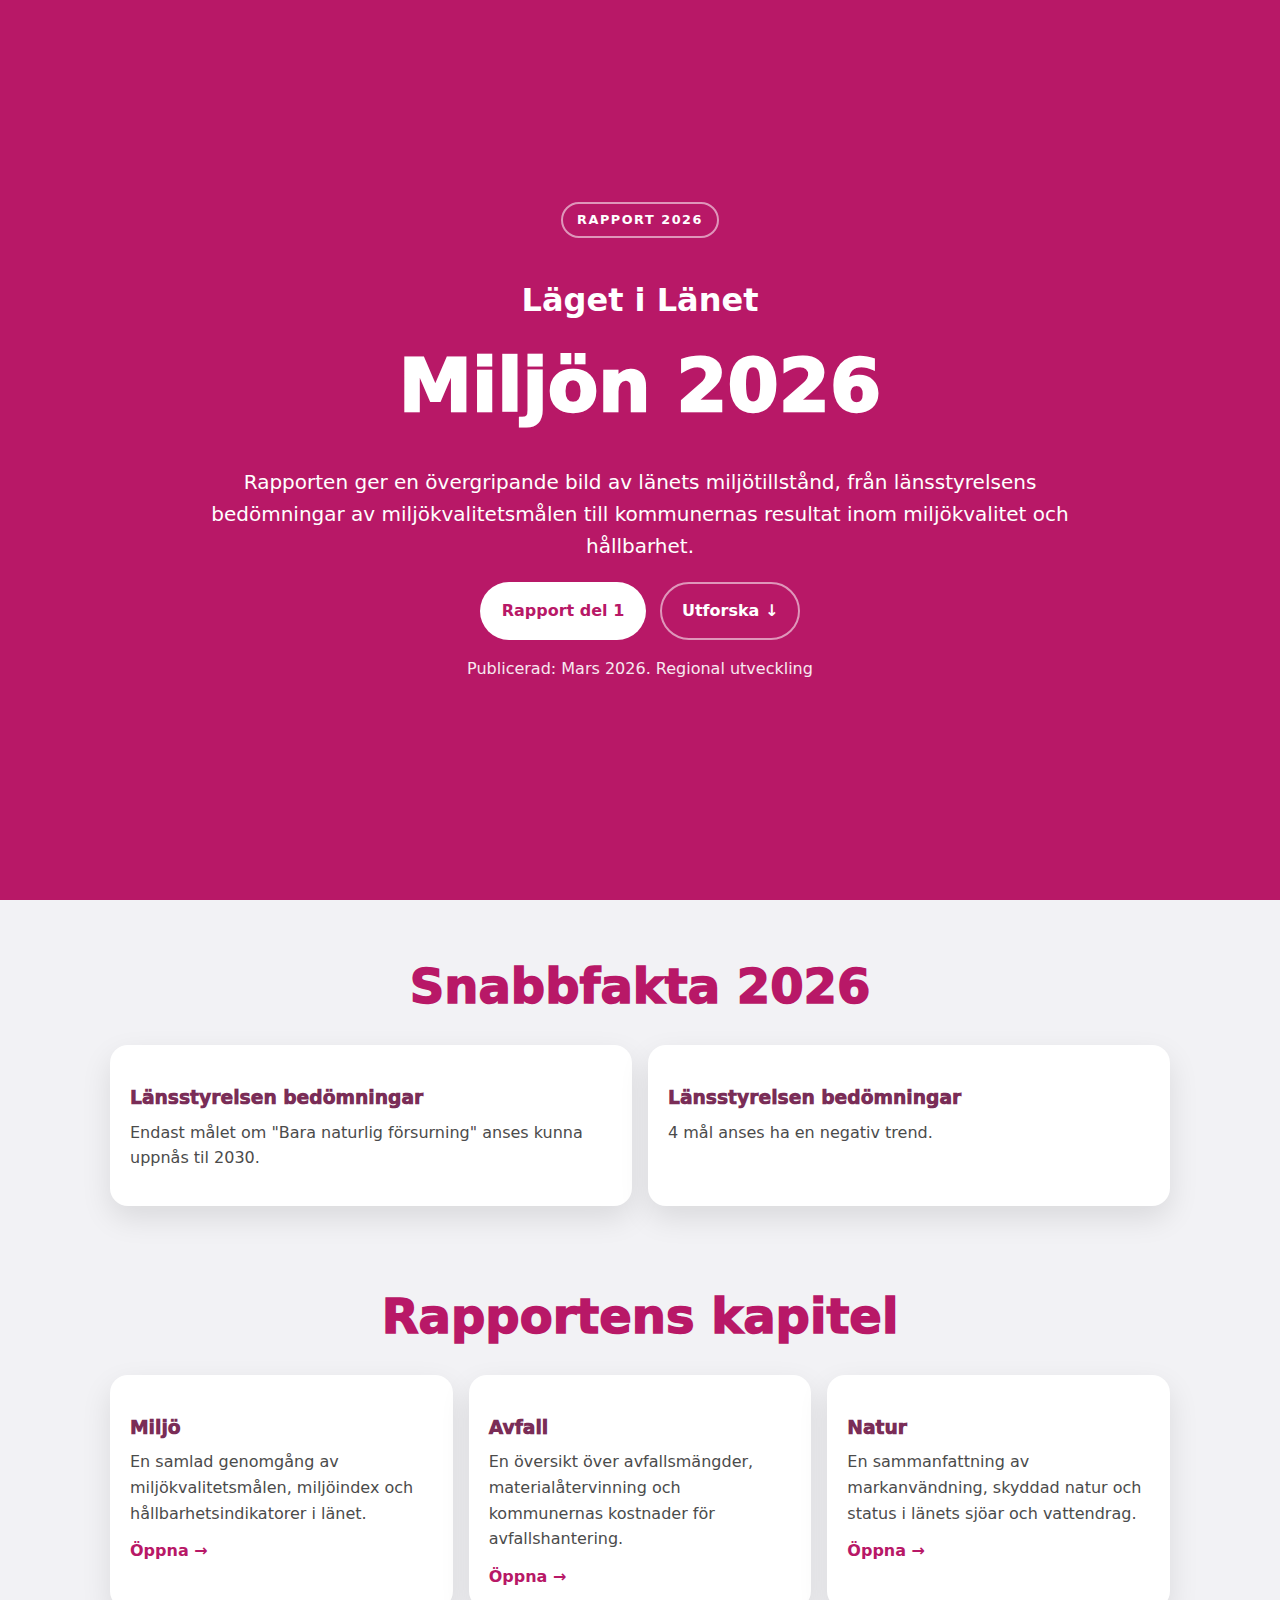
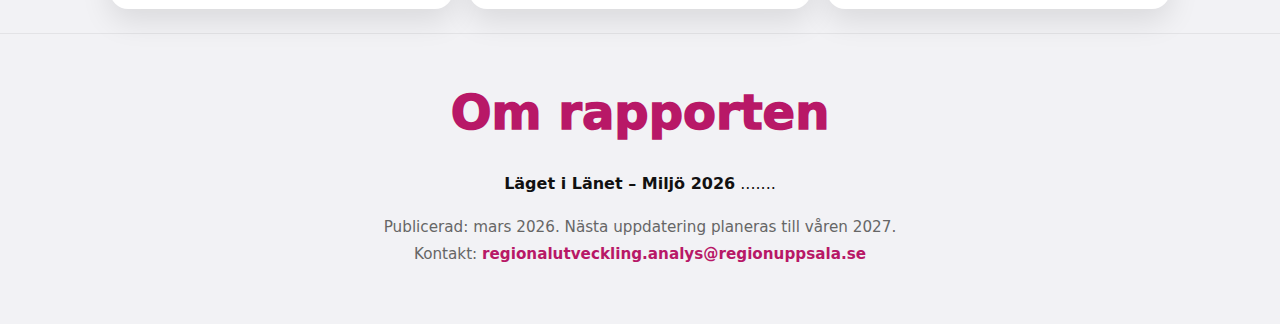
<file: index.html>
<!doctype html>
<html lang="sv">
<head>
  <meta charset="utf-8">
  <title>Start – miljo</title>

  <meta name="viewport" content="width=device-width,initial-scale=1">

  <link rel="stylesheet" href="styles.css">
  <link rel="stylesheet" href="landing.css">
</head>


<body class="landing-clean">

  <!-- ================== HERO =============== -->
  <header class="hero-full" id="top">
    <div class="hero-inner">
      <p class="hero-tag">Rapport 2026</p>

      <h1>
        <span class="title-top">Läget i Länet</span>
        <span class="title-bottom">Miljön 2026 </span>
      </h1>
    
     <p class="hero-lead">
      Rapporten ger en övergripande bild av länets miljötillstånd, från länsstyrelsens bedömningar av miljökvalitetsmålen till kommunernas resultat inom miljökvalitet och hållbarhet.
     </p>
    
      <div class="hero-cta">
        <a class="btn primary" href="Miljö.html">Rapport del 1</a>
        <a class="btn ghost" href="#snabbfakta">Utforska ↓</a>
      </div>

      <p class="hero-meta">
        Publicerad: Mars 2026. Regional utveckling
      </p>
    </div>
  </header>
  
  <main>
      
  <!-- ===== SNABBFAKTA ===== -->
    <section class="section" id="snabbfakta">
      <div class="container">
        <h2 class="section-title">Snabbfakta 2026</h2>

        <div class="grid cards-mini">
          <article class="card">
            <h3>Länsstyrelsen bedömningar</h3>
            <p>Endast målet om "Bara naturlig försurning" anses kunna uppnås til 2030.</p>
          </article>

          <article class="card">
            <h3>Länsstyrelsen bedömningar</h3>
            <p>4 mål anses ha en negativ trend.</p>
          </article>

        
        </div>
      </div>
    </section>

    <!-- ===== RAPPORTENS DELAR ===== -->
    <section class="section" id="delar">
      <div class="container">
        <h2 class="section-title">Rapportens kapitel</h2>

        <div class="grid cards-parts">
          <article class="card part">
            <h3>Miljö</h3>
            <p>En samlad genomgång av miljökvalitetsmålen, miljöindex och hållbarhetsindikatorer i länet.</p>
            <a class="link" href="Miljö.html">Öppna →</a>
          </article>

          <article class="card part">
            <h3>Avfall</h3>
            <p>En översikt över avfallsmängder, materialåtervinning och kommunernas kostnader för avfallshantering.</p>
            <a class="link" href="Avfall.html">Öppna →</a>
          </article>

          <article class="card part">
            <h3>Natur</h3>
            <p>En sammanfattning av markanvändning, skyddad natur och status i länets sjöar och vattendrag.</p>
            <a class="link" href="Natur.html">Öppna →</a>
          </article>
        </div>
      </div>
    </section>


    <!-- ===== OM RAPPORTEN ===== -->
    <section class="text-section" id="om">
      <div class="container text-narrow">
        <h2 class="section-title">Om rapporten</h2>

        <p>
          <strong>Läget i Länet – Miljö 2026</strong> .......
        </p>

        <p class="meta">
          Publicerad: mars 2026. Nästa uppdatering planeras till våren 2027.<br>
          Kontakt: <a class="inline-link" href="mailto:regionalutveckling.analys@regionuppsala.se">regionalutveckling.analys@regionuppsala.se</a>
        </p>
      </div>
    </section>

  </main>

</body>
</html>
</file>
<file: styles.css>
/* ==== Tema-variabler ==== */
:root{
  --accent:#B81867;
  --accent-2:#a61c6e;
  --text:#1f1f1f;
  --muted:#666;
  --bg:#ffffff;
  --bg-soft:#f3dce8;
  --border:#e6e6e6;
  --maxw:1200px;
}

/* Bas */
*{ box-sizing:border-box; }
html,body{ margin:0; padding:0; }
body{
  font-family:system-ui,-apple-system,Segoe UI,Roboto,Arial,sans-serif;
  color:var(--text);
  background:#f2f2f6;
  line-height:1.6;
}

/* ==== HEADER / NAVBAR (Quarto) ==== */
#quarto-header .navbar{
  background:#B81867 !important;
}
#quarto-header .navbar .navbar-brand,
#quarto-header .navbar .nav-link{
  color:#fff !important;
  font-weight:700;
}
#quarto-header .navbar .nav-link.active,
#quarto-header .navbar .nav-link:hover,
#quarto-header .navbar .nav-link:focus{
  color:#fff !important;
  text-decoration:underline;
}
#quarto-header .navbar-toggler{
  border-color:rgba(255,255,255,.6);
}
#quarto-header .navbar-toggler-icon{
  filter:invert(1) grayscale(1);
}

/* Begränsa maxbredd på innehåll */
.quarto-container, .page-columns{
  max-width: var(--maxw);
  margin-left:auto; margin-right:auto;
}

/* ==== SIDEBAR ==== */
#quarto-sidebar{
  background:var(--bg-soft);
  border-right:2px solid var(--border);
}
#quarto-sidebar .sidebar-menu-container{
  padding:1rem;
}
#quarto-sidebar a{
  color:#5a3ab6;
  text-decoration:underline;
  text-underline-offset:2px;
}
#quarto-sidebar a:hover{ text-decoration:none; }

/* ==== TOC / marginal ==== */
#quarto-margin-sidebar .active > a,
#quarto-margin-sidebar a.active{
  font-weight:700; color:var(--accent);
}

/* ==== INNEHÅLL / "paper card" look ==== */
.page-columns .content{
  background:#fff;
  border-radius:12px;
  box-shadow:0 10px 30px rgba(0,0,0,.08);
  padding:28px 36px;
}

/* Typografi */
.page-columns .content h1.title{
  color:var(--accent);
  font-weight:900;
}
h2{ color:var(--accent); font-size:1.6rem; margin:2rem 0 .5rem 0; font-weight:800; }
h3{ color:#7a2d57; margin:1.2rem 0 .3rem 0; font-weight:700; }
h2 + p, h3 + p{ margin-top:.4rem; }
p{ margin:1rem 0; }
a{ color:#2a55cc; }
a:hover{ text-decoration:none; }
hr{ border:0; border-top:1px solid var(--border); margin:1.5rem 0; }
ul,ol{ padding-left:1.25rem; }
li{ margin:.35rem 0; }
img{ max-width:100%; height:auto; }
pre,code{ font-family:ui-monospace,SFMono-Regular,Menlo,Consolas,monospace; }
pre{
  background:#f7f7f7; border:1px solid #ececec; border-radius:8px;
  padding:.85rem; overflow:auto;
}

/* ==== Minska gapet efter Quarto-titel ==== */
.quarto-title-block{ margin-bottom:.5rem !important; }
.content > :first-child{ margin-top:0 !important; }

/* ==== Panel-tabset ==== */
.panel-tabset > .nav-tabs{
  border-bottom:1px solid #dee2e6; margin-bottom:1rem; gap:.5rem;
}
.panel-tabset > .nav-tabs .nav-link{
  padding:.5rem .75rem; border:1px solid transparent;
  border-radius:.375rem .375rem 0 0;
}
.panel-tabset > .nav-tabs .nav-link.active{
  border-color:#dee2e6 #dee2e6 #fff; background:#fff;
}

/* ==== Footertext inne i content ==== */
.page-columns .content .page-footer{
  margin-top:3rem; padding-top:1rem; border-top:1px solid var(--border);
  color:var(--muted); font-size:.95rem;
}

/* ==== Responsivitet ==== */
@media (max-width: 992px){
  .page-columns .content{ padding:20px 18px; border-radius:10px; }
}




/* Container för nedladdningsknappen */
.download-dropdown {
  position: relative;
  display: inline-block;
}

/* Själva knappen */
.download-btn {
  background-color: #0066CC;
  color: white;
  padding: 6px 12px;
  font-size: 0.85rem;
  border-radius: 4px;
  font-weight: 500;
  cursor: pointer;
  box-shadow: 0 1px 3px rgba(0,0,0,0.15);
  white-space: nowrap;
}

/* Menyn (dold som standard) */
.download-menu {
  display: none;
  position: absolute;
  right: 0;
  background-color: white;
  border: 1px solid #ccc;
  border-radius: 4px;
  box-shadow: 0 2px 6px rgba(0,0,0,0.15);
  z-index: 1000;
}

/* Länkar i menyn */
.download-menu a {
  display: block;
  padding: 4px 10px;
  font-size: 0.85rem;
  color: #333;
  text-decoration: none;
  white-space: nowrap;
}

/* Hover-effekt på länkar */
.download-menu a:hover {
  background-color: #f2f2f2;
}

/* Visa meny vid hover */
.download-dropdown:hover .download-menu {
  display: block;
}

.download-wrap{
  margin-top: 0.5rem;
  display: flex;
  justify-content: flex-end; /* höger */
  width: 100%;
}


/* =====================================================
   Floating kontakt-widget (chatt-ikon + kontaktbox)
   ===================================================== */

/* Yttersta behållaren som håller både knapp och ruta */
.contact-widget {
  position: fixed;          /* Ligger fast på skärmen även vid scroll */
  right: 20px;              /* Avstånd från högerkanten */
  bottom: 20px;             /* Avstånd från nederkanten */
  z-index: 10000;            /* Säkerställer att den ligger över annat innehåll */
  
  user-select: none;        /* Förhindrar att text utanför rutan markeras */
}


/* Den runda chatt-knappen (💬) */
.contact-button {
  width: 58px;              /* Knappens bredd */
  height: 58px;             /* Knappens höjd */
  border-radius: 50%;       /* Gör knappen helt rund */
  background: var(--accent);/* Färg från temavariabel */
  color: #fff;              /* Vit ikon/text */
  display: flex;            /* Centrerar innehållet */
  align-items: center;      /* Vertikal centrering */
  justify-content: center;  /* Horisontell centrering */
  font-size: 2rem;          /* Storlek på 💬-ikonen */
  cursor: pointer;          /* Visar att knappen är klickbar */
  box-shadow: 0 6px 16px rgba(0,0,0,.2); /* Skugga för “flytande” känsla */
  
  user-select: none;        /* Förhindrar textmarkering på knappen */
}

/* Själva kontakt-rutan (dold tills man klickar) */
.contact-widget .floating-contact-box {
  display: none;            /* Dold som standard */
  position: absolute;       /* Positioneras relativt .contact-widget */
  bottom: 75px;             /* Placeras ovanför chatt-knappen */
  right: 0;                 /* Högerjusterad mot knappen */
  width: 360px;             /* Bredd på rutan */
  min-height: 50px;         /* valfri minhöjd */
  padding: 14px 14px;       /* Inre marginaler */
  background: #fff;         /* Vit bakgrund */
  border: 1px solid var(--border); /* Diskret ram */
  border-radius: 10px;      /* Rundade hörn */
  padding-left: 16px;
  padding-right: 16px;
  box-shadow: 0 6px 16px rgba(0,0,0,.12); /* Skugga */
  font-size: 1rem;          /* Textstorlek */
  line-height: 1.4;         /* Radavstånd */
  color: var(--text);       /* Textfärg från tema */
  z-index: 1000000;
  
  user-select: text;        /* Tillåter markering och kopiering av text */
  cursor: text;             /* Visar textmarkör vid hover */
  overflow: visible;       /* Stoppar markering utanför */
  contain: layout paint;  /* Isolerar rutan från övrig layout */
  pointer-events: auto;
}


/* Den osynliga checkboxen som styr öppna/stäng */
#contact-toggle {
  position: absolute;       /* Tas ur flödet */
  opacity: 0;               /* Helt osynlig */
  pointer-events: none;     /* Går inte att klicka direkt */
}

/* När checkboxen är ikryssad → visa kontakt-rutan */
#contact-toggle:checked ~ .floating-contact-box {
  display: block;
}


/* Enkel fade-in-animation när rutan visas */
.contact-widget .floating-contact-box {
  animation: fadeIn .2s ease-out;
}

/* Definition av fade-in-animationen */
@keyframes fadeIn {
  from {
    opacity: 0;
    transform: translateY(5px);
  }
  to {
    opacity: 1;
    transform: translateY(0);
  }
}

/* Dölj hela widgeten på små skärmar (mobil) */
@media (max-width: 768px) {
  .contact-widget {
    display: none;
  }
}
</file>
<file: landing.css>
/* Färger */
:root{
  --magenta: #B81867;
  --bg: #f2f2f5;
  --card: #ffffff;
  --text: #111;
  --muted: #4b4b4b;
  --line: #e3e3ea;
  --shadow: 0 12px 30px rgba(0,0,0,.10);
  --radius: 18px;
  --maxw: 1100px;
}

html { scroll-behavior: smooth; }

body.landing-clean{
  margin:0;
  background: var(--bg);
  color: var(--text);
  font-family: system-ui, -apple-system, Segoe UI, Roboto, Arial, sans-serif;
}

/* Layout */
.container{
  max-width: var(--maxw);
  margin: 0 auto;
  padding: 0 1.25rem;
}

.section{
  padding: 3rem 0 1.5rem;
}

.text-section{
  padding: 2.5rem 0;
  border-top: 1px solid rgba(0,0,0,.06);
}

.text-narrow{
  max-width: 880px;
}

.section-title{
  margin: 0 0 1.25rem 0;
  text-align: center;
  font-size: clamp(2rem, 4vw, 3rem);
  font-weight: 950;
  color: var(--magenta);
}

/* HERO */
.hero-full{
  background: var(--magenta);
  color: #fff;
  min-height: 100vh;
  display: grid;
  place-items: center;
  text-align: center;
  padding: 3.5rem 1.25rem 4.5rem;
}

.hero-inner{
  max-width: 980px;
}

.hero-tag{
  display: inline-block;
  border: 2px solid rgba(255,255,255,.55);
  border-radius: 999px;
  padding: .35rem .85rem;
  font-weight: 850;
  letter-spacing: .12em;
  text-transform: uppercase;
  font-size: .8rem;
  margin-bottom: 1rem;
}

.title-top{
  font-size: clamp(1.3rem, 2.5vw, 2rem);
  font-weight: 850;
}

.title-bottom{
  display: block;
  font-size: clamp(2.6rem, 6vw, 4.6rem);
  font-weight: 950;
}

.hero-lead{
  max-width: 70ch;
  margin: 1.25rem auto;
  font-size: clamp(1rem, 2vw, 1.25rem);
  line-height: 1.6;
}

.hero-cta{
  display:flex;
  justify-content:center;
  gap:.85rem;
  flex-wrap:wrap;
}

.btn{
  padding:.9rem 1.25rem;
  border-radius:999px;
  font-weight:900;
  border:2px solid rgba(255,255,255,.55);
  text-decoration:none;
}

.btn.primary{
  background:#fff;
  color:var(--magenta);
}

.btn.ghost{
  color:#fff;
}

.hero-meta{
  margin-top:1rem;
  opacity:.9;
}

/* Cards */
.grid{
  display:grid;
  gap:1rem;
}

.cards-mini{
  grid-template-columns:repeat(auto-fit,minmax(260px,1fr));
}

.cards-parts{
  grid-template-columns:repeat(auto-fit,minmax(280px,1fr));
}

.card{
  background:var(--card);
  border-radius:var(--radius);
  box-shadow:var(--shadow);
  padding:1.2rem 1.25rem;
}

.card h3{
  margin-bottom:.4rem;
  font-weight:950;
}

.card p{
  color:var(--muted);
  line-height:1.6;
}

.part p{
  margin-bottom:.75rem;
}

.link{
  color:var(--magenta);
  font-weight:900;
  text-decoration:none;
}

.link:hover{
  text-decoration:underline;
}

/* Text sections */
.text-section p{
  text-align:center;
  line-height:1.75;
}

.meta{
  color:#666;
  font-size:.95rem;
}

.inline-link{
  color:var(--magenta);
  font-weight:800;
  text-decoration:none;
}

.inline-link:hover{
  text-decoration:underline;
}
</file>
